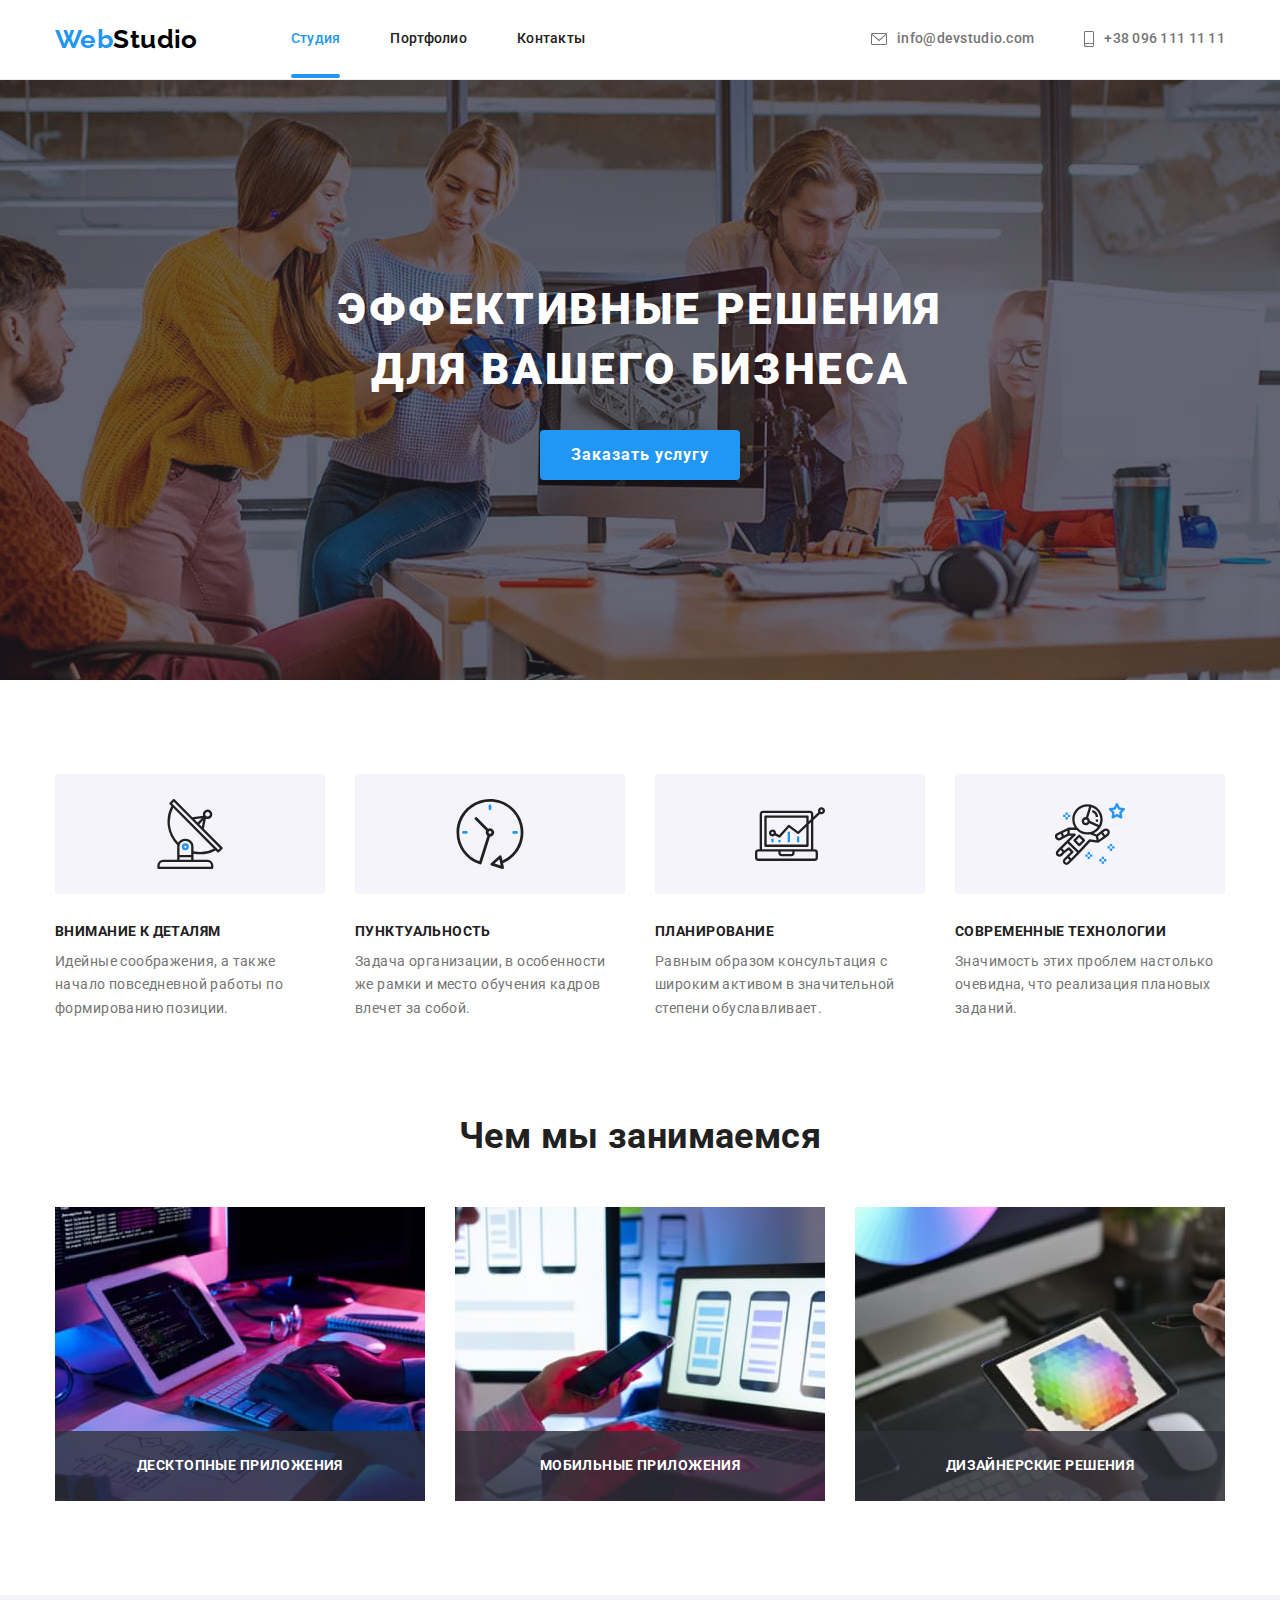
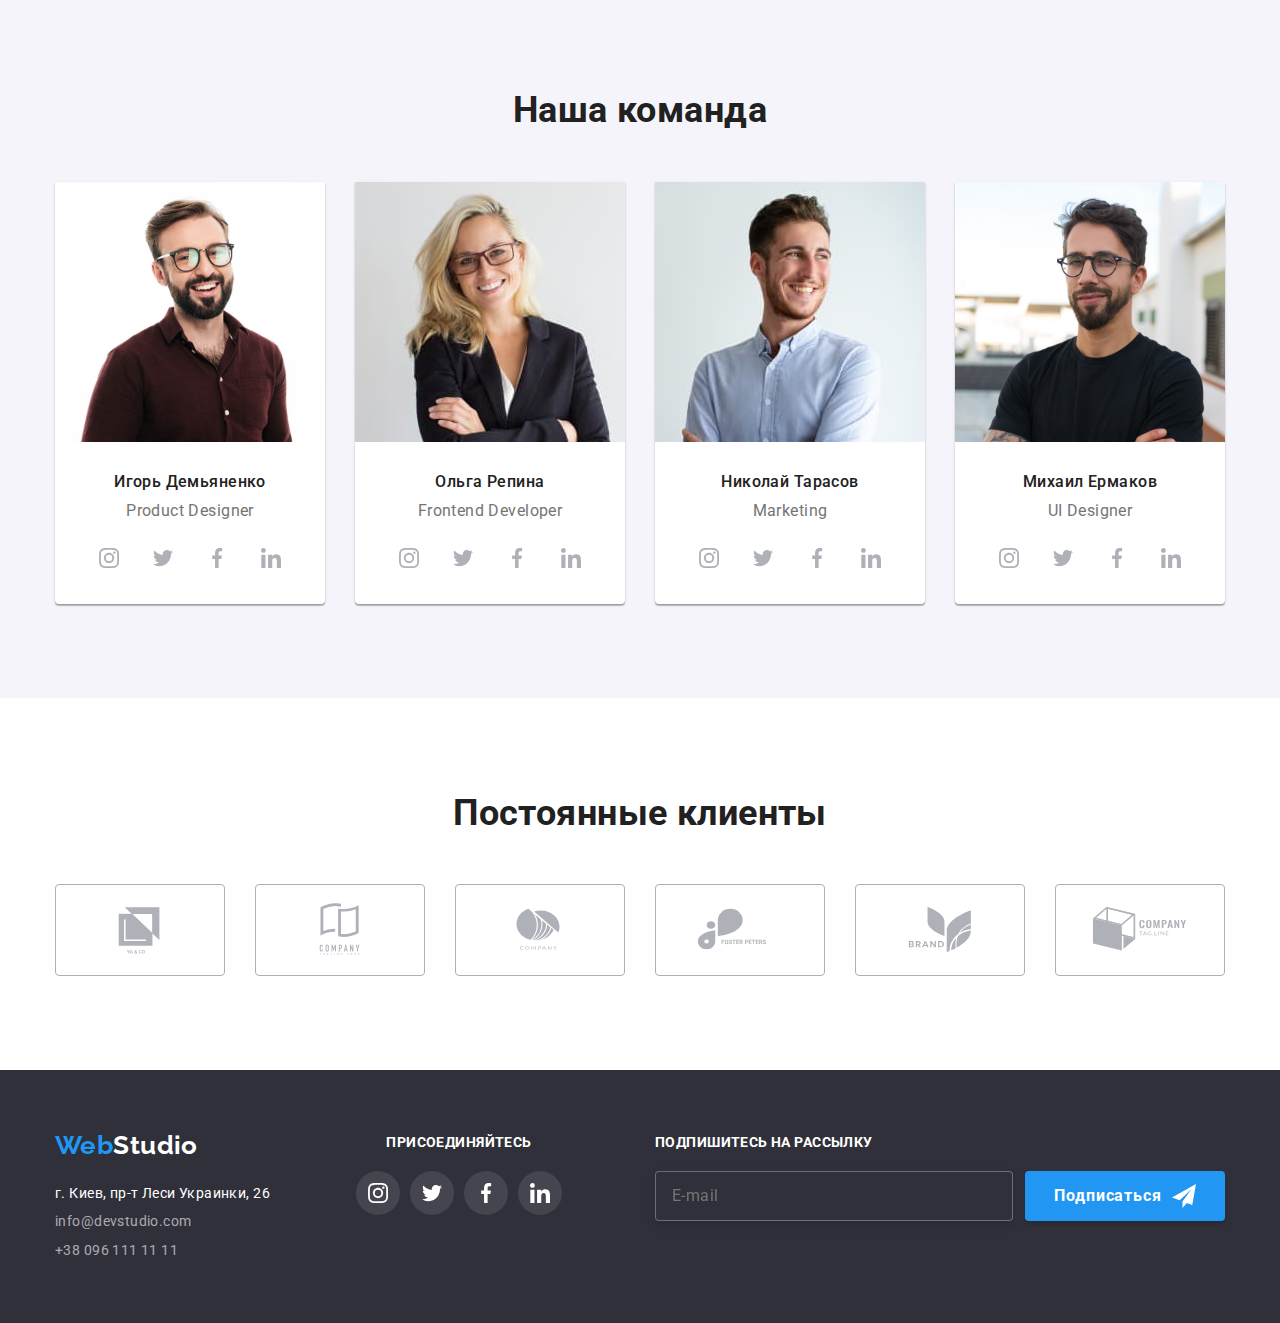
<file: index.html>
<!DOCTYPE html>
<html lang="ru">
    <head>
        <meta charset="UTF-8" />
        <meta http-equiv="X-UA-Compatible" content="IE=edge" />
        <meta name="viewport" content="width=device-width, initial-scale=1.0" />
        <title>WebStudio</title>

        <link rel="preconnect" href="https://fonts.googleapis.com" />
        <link rel="preconnect" href="https://fonts.gstatic.com" crossorigin />
        <link
            href="https://fonts.googleapis.com/css2?family=Raleway:wght@700&family=Roboto:wght@400;500;700;900&display=swap"
            rel="stylesheet"
        />
        <link rel="stylesheet" href="./css/main.min.css" />
    </head>

    <body>
        <!-- Шапка -->
        <header class="header">
            <div class="header__container">
                <a class="logo" href="./index.html">
                    <span class="logo__segment">Web</span>Studio
                </a>
                <button class="menu-btn" type="button" data-menu-button>
                    <svg width="40" height="40" aria-label="Переключатель мобильного меню">
                        <use class="menu-btn__menu-icon" href="./images/icons.svg#menu"></use>
                        <use class="menu-btn__close-icon" href="./images/icons.svg#menu-close"></use>
                    </svg>
                </button>
                <div class="header__menu-container" data-menu>
                    <div class="header__menu-thumb">
                        <nav class="header__nav">
                            <ul class="list">
                                <li class="list__item">
                                    <a class="link link--current" href="./index.html">Студия</a>
                                </li>
                                <li class="list__item">
                                    <a class="link" href="./portfolio.html">Портфолио</a>
                                </li>
                                <li class="list__item">
                                    <a class="link" href="">Контакты</a>
                                </li>
                            </ul>
                        </nav>
                        <ul class="contacts">
                            <li class="contacts__item">
                                <a class="link contact__link" href="mailto:info@devstudio.com">
                                    <svg class="link__envelope-icon">
                                        <use href="./images/icons.svg#envelope"></use>
                                    </svg>
                                    info@devstudio.com
                                </a>
                            </li>
                            <li class="contacts__item">
                                <a class="link contact__link contact__link--tel" href="tel:+380961111111">
                                    <svg class="link__tel-icon">
                                        <use href="./images/icons.svg#smartphone"></use>
                                    </svg>
                                    +38 096 111 11 11
                                </a>
                            </li>
                        </ul>
                    </div>
                    <ul class="header__social-list">
                        <li class="header__social-link"><a class="link" href="">Instagram</a></li>
                        <li class="header__social-link"><a class="link" href="">Twitter</a></li>
                        <li class="header__social-link"><a class="link" href="">Facebook</a></li>
                        <li class="header__social-link"><a class="link" href="">LinkedIn</a></li>
                    </ul>               
                </div>          
            </div>
        </header>

        <!-- main page-->
        <main>
            <!-- Заголовок (hero) -->
            <section class="hero">
                <h1 class="hero__slogan">Эффективные решения для вашего бизнеса</h1>
                <button class="btn" type="button" data-modal-open>Заказать услугу</button>
            </section>

            <!-- Особенности (Преимущества) -->
            <section class="section">
                <div class="section__container">
                    <h2 class="unvisible">Преимущества</h2>
                    <ul class="grid">
                        <li class="feature">
                            <div class="feature__icon">
                                <svg width="70" height="70">
                                    <use href="./images/icons.svg#antenna"></use>
                                </svg>
                            </div>
                            <h3 class="feature__title">Внимание к деталям</h3>
                            <p>
                                Идейные соображения, а также начало повседневной работы по
                                формированию позиции.
                            </p>
                        </li>

                        <li class="feature">
                            <div class="feature__icon">
                                <svg width="70" height="70">
                                    <use href="./images/icons.svg#clock"></use>
                                </svg>
                            </div>
                            <h3 class="feature__title">Пунктуальность</h3>
                            <p>
                                Задача организации, в особенности же рамки и место обучения кадров
                                влечет за собой.
                            </p>
                        </li>

                        <li class="feature">
                            <div class="feature__icon">
                                <svg width="70" height="70">
                                    <use href="./images/icons.svg#diagram"></use>
                                </svg>
                            </div>
                            <h3 class="feature__title">Планирование</h3>
                            <p>
                                Равным образом консультация с широким активом в значительной степени
                                обуславливает.
                            </p>
                        </li>

                        <li class="feature">
                            <div class="feature__icon">
                                <svg width="70" height="70">
                                    <use href="./images/icons.svg#astronaut"></use>
                                </svg>
                            </div>
                            <h3 class="feature__title">Современные технологии</h3>
                            <p>
                                Значимость этих проблем настолько очевидна, что реализация плановых
                                заданий.
                            </p>
                        </li>
                    </ul>
                </div>
            </section>

            <!-- Чем мы занимаемся -->
            <section class="section section--top">
                <div class="section__container">
                    <h2 class="section__title">Чем мы занимаемся</h2>
                    <ul class="grid">
                        <li class="actyvity">
                            <img
                                srcset="./images/about_1.jpg 1x, ./images/about_1@2x.jpg 2x"
                                src="./images/about_1.jpg"
                                alt="набор программного кода"
                                width="370"
                            />
                            
                            <h3 class="activity__title">Десктопные приложения</h3>
                        </li>

                        <li class="actyvity">
                            <img
                                srcset="./images/about_2.jpg 1x, ./images/about_2@2x.jpg 2x"
                                src="./images/about_2.jpg"
                                alt="выбор компоновки страницы на телефоне"
                                width="370"
                            />
                            <h3 class="activity__title">Мобильные приложения</h3>
                        </li>

                        <li class="actyvity">
                            <img
                                srcset="./images/about_3.jpg 1x, ./images/about_3@2x.jpg 2x"
                                src="./images/about_3.jpg"
                                alt="работа с графическим планшетом"
                                width="370"
                            />
                            <h3 class="activity__title">Дизайнерские решения</h3>
                        </li>
                    </ul>
                </div>
            </section>

            <!-- Наша команда -->
            <section class="section section--bg-color">
                <div class="section__container">
                    <h2 class="section__title">Наша команда</h2>
                    <ul class="grid">
                        <li class="team-card">
                            <picture>
                                <source
                                  srcset="./images/foto_1_m.jpg 1x, ./images/foto_1_m@2x.jpg 2x"
                                  media="(max-width: 767px)"
                                />
                                <source
                                  srcset="./images/foto_1_t.jpg 1x, ./images/foto_1_t@2x.jpg 2x"
                                  media="(max-width: 1199px)"
                                />
                                <source
                                  srcset="./images/foto_1.jpg 1x, ./images/foto_1@2x.jpg 2x"
                                  media="(min-width: 1200px)"
                                />
                                <img src="./images/foto_1.jpg" alt="фото первого члена команды"/>
                            </picture>
                            <h3 class="team-card__name">Игорь Демьяненко</h3>
                            <p class="team-card__position">Product Designer</p>
                            <ul class="social-list">
                                <li>
                                    <a href="" class="social-link">
                                        <svg class="social-link__icon">
                                            <use href="./images/icons.svg#instagram"></use>
                                        </svg>
                                    </a>
                                </li>
                                <li>
                                    <a href="" class="social-link">
                                        <svg class="social-link__icon">
                                            <use href="./images/icons.svg#twitter"></use>
                                        </svg>
                                    </a>
                                </li>
                                <li>
                                    <a href="" class="social-link">
                                        <svg class="social-link__icon">
                                            <use href="./images/icons.svg#facebook"></use>
                                        </svg>
                                    </a>
                                </li>
                                <li>
                                    <a href="" class="social-link">
                                        <svg class="social-link__icon">
                                            <use href="./images/icons.svg#linkedin"></use>
                                        </svg>
                                    </a>
                                </li>
                            </ul>
                        </li>

                        <li class="team-card">
                            <picture>
                                <source
                                  srcset="./images/foto_2_m.jpg 1x, ./images/foto_2_m@2x.jpg 2x"
                                  media="(max-width: 767px)"
                                />
                                <source
                                  srcset="./images/foto_2_t.jpg 1x, ./images/foto_2_t@2x.jpg 2x"
                                  media="(max-width: 1199px)"
                                />
                                <source
                                  srcset="./images/foto_2.jpg 1x, ./images/foto_2@2x.jpg 2x"
                                  media="(min-width: 1200px)"
                                />
                                <img src="./images/foto_2.jpg" alt="фото второго члена команды"/>
                            </picture>
                            <h3 class="team-card__name">Ольга Репина</h3>
                            <p class="team-card__position">Frontend Developer</p>
                            <ul class="social-list">
                                <li>
                                    <a href="" class="social-link">
                                        <svg class="social-link__icon">
                                            <use href="./images/icons.svg#instagram"></use>
                                        </svg>
                                    </a>
                                </li>
                                <li>
                                    <a href="" class="social-link">
                                        <svg class="social-link__icon">
                                            <use href="./images/icons.svg#twitter"></use>
                                        </svg>
                                    </a>
                                </li>
                                <li>
                                    <a href="" class="social-link">
                                        <svg class="social-link__icon">
                                            <use href="./images/icons.svg#facebook"></use>
                                        </svg>
                                    </a>
                                </li>
                                <li>
                                    <a href="" class="social-link">
                                        <svg class="social-link__icon">
                                            <use href="./images/icons.svg#linkedin"></use>
                                        </svg>
                                    </a>
                                </li>
                            </ul>
                        </li>

                        <li class="team-card">
                            <picture>
                                <source
                                  srcset="./images/foto_3_m.jpg 1x, ./images/foto_3_m@2x.jpg 2x"
                                  media="(max-width: 767px)"
                                />
                                <source
                                  srcset="./images/foto_3_t.jpg 1x, ./images/foto_3_t@2x.jpg 2x"
                                  media="(max-width: 1199px)"
                                />
                                <source
                                  srcset="./images/foto_3.jpg 1x, ./images/foto_3@2x.jpg 2x"
                                  media="(min-width: 1200px)"
                                />
                                <img src="./images/foto_3.jpg" alt="фото третьего члена команды"/>
                            </picture>
                            <h3 class="team-card__name">Николай Тарасов</h3>
                            <p class="team-card__position">Marketing</p>
                            <ul class="social-list">
                                <li>
                                    <a href="" class="social-link">
                                        <svg class="social-link__icon">
                                            <use href="./images/icons.svg#instagram"></use>
                                        </svg>
                                    </a>
                                </li>
                                <li>
                                    <a href="" class="social-link">
                                        <svg class="social-link__icon">
                                            <use href="./images/icons.svg#twitter"></use>
                                        </svg>
                                    </a>
                                </li>
                                <li>
                                    <a href="" class="social-link">
                                        <svg class="social-link__icon">
                                            <use href="./images/icons.svg#facebook"></use>
                                        </svg>
                                    </a>
                                </li>
                                <li>
                                    <a href="" class="social-link">
                                        <svg class="social-link__icon">
                                            <use href="./images/icons.svg#linkedin"></use>
                                        </svg>
                                    </a>
                                </li>
                            </ul>
                        </li>

                        <li class="team-card">
                            <picture>
                                <source
                                  srcset="./images/foto_4_m.jpg 1x, ./images/foto_4_m@2x.jpg 2x"
                                  media="(max-width: 767px)"
                                />
                                <source
                                  srcset="./images/foto_4_t.jpg 1x, ./images/foto_4_t@2x.jpg 2x"
                                  media="(max-width: 1199px)"
                                />
                                <source
                                  srcset="./images/foto_4.jpg 1x, ./images/foto_4@2x.jpg 2x"
                                  media="(min-width: 1200px)"
                                />
                                <img src="./images/foto_4.jpg" alt="фото четвертого члена команды"/>
                            </picture>
                            <h3 class="team-card__name">Михаил Ермаков</h3>
                            <p class="team-card__position">UI Designer</p>
                            <ul class="social-list">
                                <li>
                                    <a href="" class="social-link">
                                        <svg class="social-link__icon">
                                            <use href="./images/icons.svg#instagram"></use>
                                        </svg>
                                    </a>
                                </li>
                                <li>
                                    <a href="" class="social-link">
                                        <svg class="social-link__icon">
                                            <use href="./images/icons.svg#twitter"></use>
                                        </svg>
                                    </a>
                                </li>
                                <li>
                                    <a href="" class="social-link">
                                        <svg class="social-link__icon">
                                            <use href="./images/icons.svg#facebook"></use>
                                        </svg>
                                    </a>
                                </li>
                                <li>
                                    <a href="" class="social-link">
                                        <svg class="social-link__icon">
                                            <use href="./images/icons.svg#linkedin"></use>
                                        </svg>
                                    </a>
                                </li>
                            </ul>
                        </li>
                    </ul>
                </div>
            </section>

            <!-- Постоянные клиенты -->
            <section class="section">
                <div class="section__container">
                    <h2 class="section__title">Постоянные клиенты</h2>
                    <ul class="grid">
                        <li class="grid__item">
                            <a href="" class="customer-link">
                                <svg class="customer-link__icon">
                                    <use href="./images/icons.svg#logo_1"></use>
                                </svg>
                            </a>
                        </li>
                        <li class="grid__item">
                            <a href="" class="customer-link">
                                <svg class="customer-link__icon">
                                    <use href="./images/icons.svg#logo_2"></use>
                                </svg>
                            </a>
                        </li>
                        <li class="grid__item">
                            <a href="" class="customer-link">
                                <svg class="customer-link__icon">
                                    <use href="./images/icons.svg#logo_3"></use>
                                </svg>
                            </a>
                        </li>
                        <li class="grid__item">
                            <a href="" class="customer-link">
                                <svg class="customer-link__icon">
                                    <use href="./images/icons.svg#logo_4"></use>
                                </svg>
                            </a>
                        </li>
                        <li class="grid__item">
                            <a href="" class="customer-link">
                                <svg class="customer-link__icon">
                                    <use href="./images/icons.svg#logo_5"></use>
                                </svg>
                            </a>
                        </li>
                        <li class="grid__item">
                            <a href="" class="customer-link">
                                <svg class="customer-link__icon">
                                    <use href="./images/icons.svg#logo_6"></use>
                                </svg>
                            </a>
                        </li>
                    </ul>
                </div>
            </section>
        </main>
        <!-- footer -->
        <footer class="footer">
            <div class="footer__container">
                <div class="footer__thumb">
                    <div class="footer__adress">
                        <a class="logo footer__logo" href="./index.html">
                            <span class="logo__segment">Web</span>Studio
                        </a>
                        <address>
                            <ul class="footer__list">
                                <li>
                                    <a class="footer__link" href="">г. Киев, пр-т Леси Украинки, 26</a>
                                </li>
                                <li>
                                    <a class="footer__link footer__link--color" href="mailto:info@devstudio.com">
                                        info@devstudio.com
                                    </a>
                                </li>
                                <li>
                                    <a class="footer__link footer__link--color" href="tel:+380961111111">
                                        +38 096 111 11 11
                                    </a>
                                </li>
                            </ul>
                        </address>
                    </div>
                    <div class="footer__social">
                        <p class="footer__text">присоединяйтесь</p>
                        <ul class="social-list">
                            <li>
                                <a href="" class="social-link social-link--color">
                                    <svg class="social-link__icon">
                                        <use href="./images/icons.svg#instagram"></use>
                                    </svg>
                                </a>
                            </li>
                            <li>
                                <a href="" class="social-link social-link--color">
                                    <svg class="social-link__icon">
                                        <use href="./images/icons.svg#twitter"></use>
                                    </svg>
                                </a>
                            </li>
                            <li>
                                <a href="" class="social-link social-link--color">
                                    <svg class="social-link__icon">
                                        <use href="./images/icons.svg#facebook"></use>
                                    </svg>
                                </a>
                            </li>
                            <li>
                                <a href="" class="social-link social-link--color">
                                    <svg class="social-link__icon">
                                        <use href="./images/icons.svg#linkedin"></use>
                                    </svg>
                                </a>
                            </li>
                        </ul>
                    </div>
                </div>
                <form class="footer__form">
                    <p class="footer__text">Подпишитесь на рассылку</p> 
                    <div class="footer__subscribe">
                        <input class="footer__input" type="text" name="subscribe-email" placeholder="E-mail">
                        <button class="btn" type="submit">
                            Подписаться
                            <svg class="btn__icon btn__icon--right" width="24" height="24">
                                <use href="./images/icons.svg#send"></use>
                            </svg>
                        </button>
                    </div>
                </form>
            </div>
        </footer>

        <!-- Модальное окно -->
        <div class="backdrop backdrop--hidden" data-modal>
            <div class="modal">
                <form class="form">
                    <p class="form__title">Оставьте свои данные, мы вам перезвоним</p>
                    <ul class="form__list">
                        <li class="form__box">
                            <label class="form__label">
                                <span class="form__text">Имя</span>
                                <input class="form__input" type="text" name="name" />
                                <svg class="form__icon" width="18" height="18">
                                    <use href="./images/icons.svg#person"></use>
                                </svg>
                            </label>
                        </li>
                        <li class="form__box">
                            <label class="form__label">
                                <span class="form__text">Телефон</span>
                                <input class="form__input" type="tel" name="tel" />
                                <svg class="form__icon" width="18" height="18">
                                    <use href="./images/icons.svg#phone"></use>
                                </svg>
                            </label>
                        </li>
                        <li class="form__box">
                            <label class="form__label">
                                <span class="form__text">Почта</span>
                                <input class="form__input" type="email" name="email" />
                                <svg class="form__icon" width="18" height="18">
                                    <use href="./images/icons.svg#email"></use>
                                </svg>
                            </label>
                        </li>
                    </ul>
                    <label class="form__comment-box">
                        <span class="form__comment-label">Комментарий</span>
                        <textarea class="form__textarea" name="comment" placeholder="Введите текст"></textarea>
                    </label>
                    <label class="form__agreement">
                        <input class="form__checkbox" type="checkbox" name="agreement"/>
                        <svg class="form__check-icon" width="16" height="15">
                            <use href="./images/icons.svg#check"></use>
                        </svg>
                        <span>
                            Соглашаюсь с рассылкой и принимаю
                            <a class="form__link" href="">Условия договора</a>
                        </span>
                    </label>
                    <button class="btn btn--position" type="submit">Отправить</button>
                </form>
                <button class="close-btn" data-modal-close>
                    <svg class="close-btn__icon" width="30" height="30" data-modal-close>
                        <use href="./images/icons.svg#close"></use>
                    </svg>
                </button>
            </div>
        </div>
        <script src="./js/modal.js"></script>
        <script src="./js/menu.js"></script>
    </body>
</html>
</file>
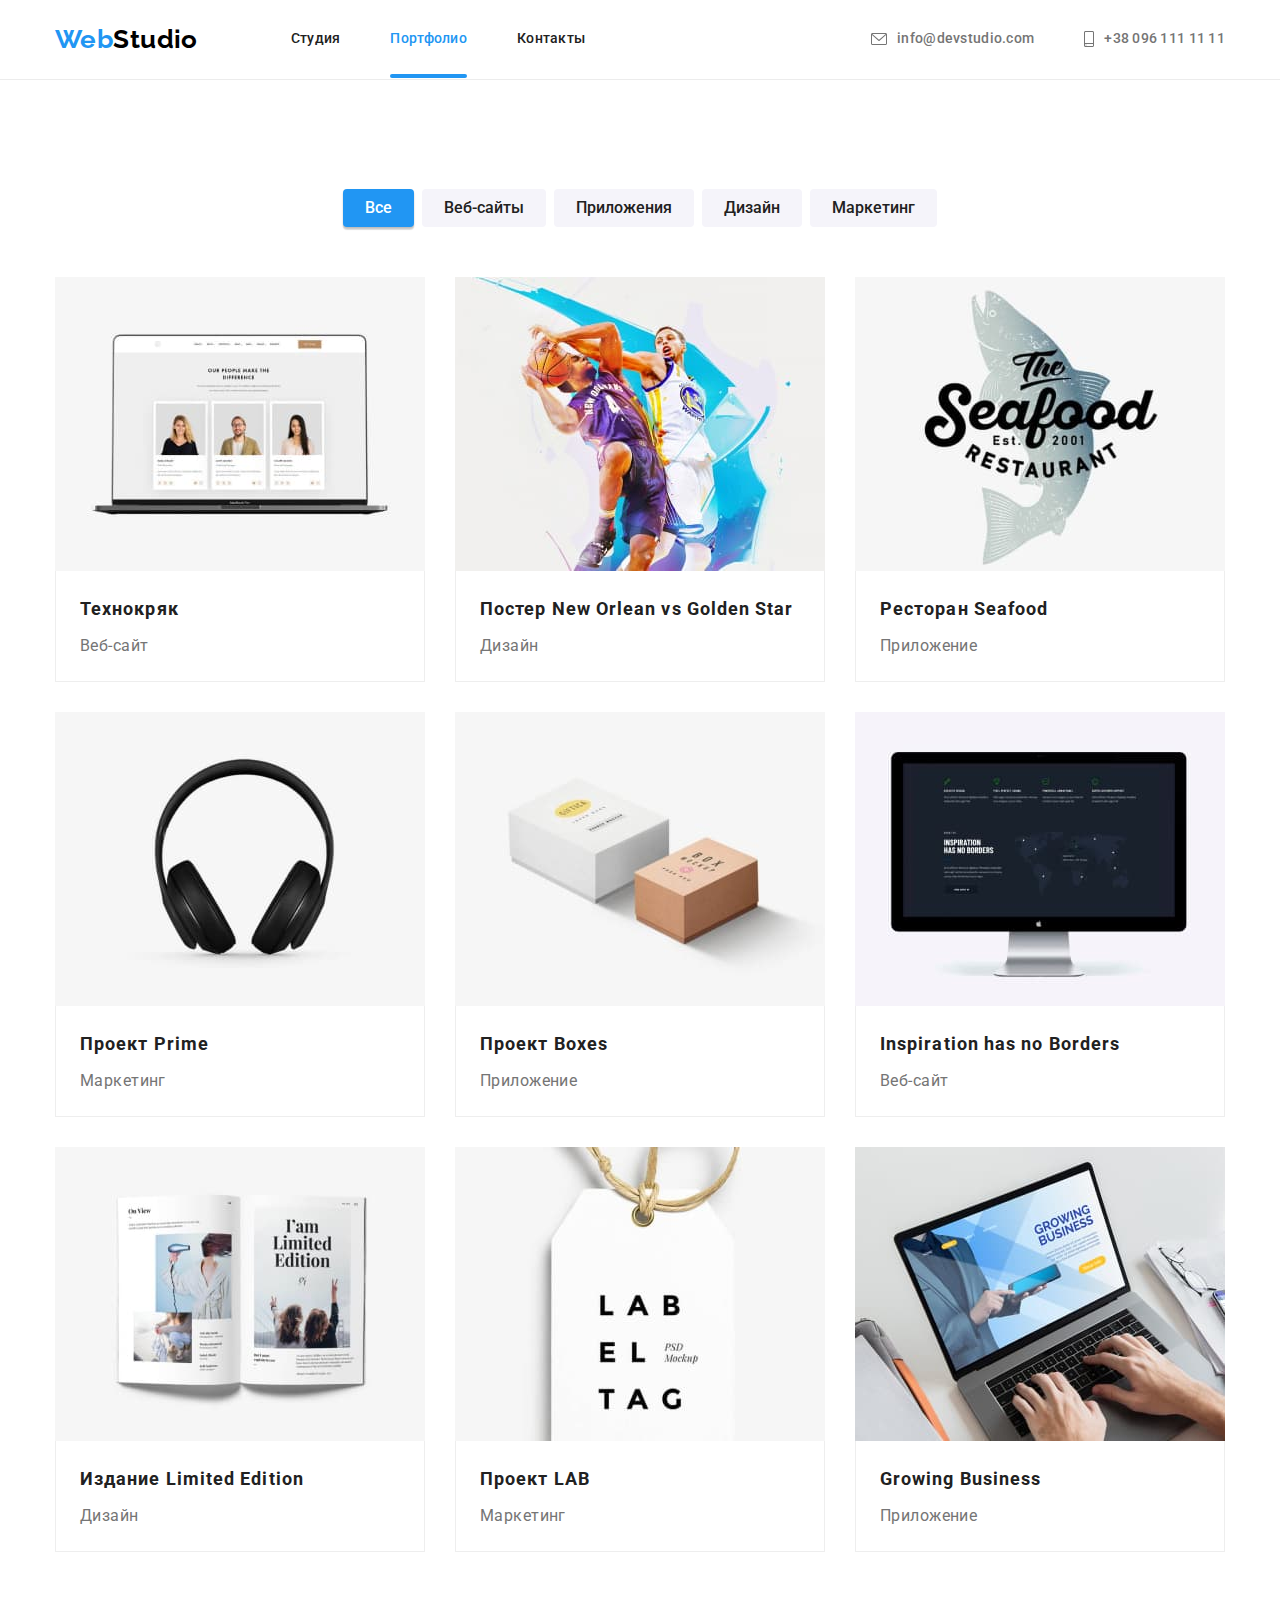
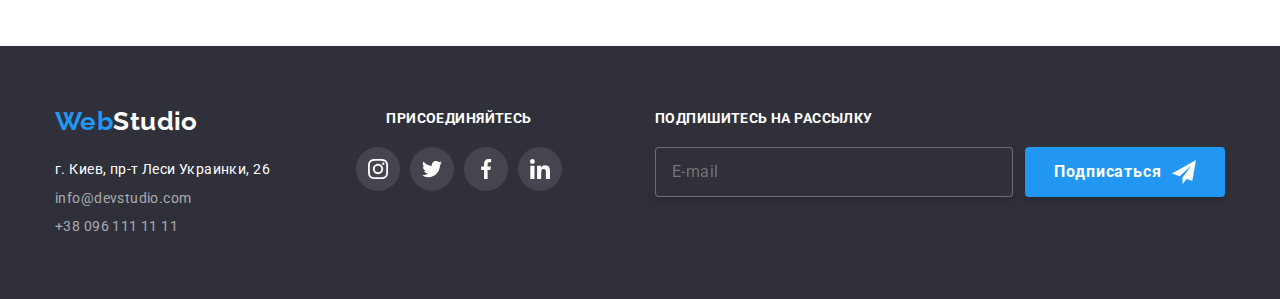
<file: portfolio.html>
<!DOCTYPE html>
<html lang="ru">
    <head>
        <meta charset="UTF-8" />
        <meta http-equiv="X-UA-Compatible" content="IE=edge" />
        <meta name="viewport" content="width=device-width, initial-scale=1.0" />
        <title>Portfolio</title>

        <link rel="preconnect" href="https://fonts.googleapis.com" />
        <link rel="preconnect" href="https://fonts.gstatic.com" crossorigin />
        <link
            href="https://fonts.googleapis.com/css2?family=Raleway:wght@700&family=Roboto:wght@400;500;700;900&display=swap"
            rel="stylesheet"
        />
        <link rel="stylesheet" href="./css/main.min.css" />
    </head>

    <body>
        <!-- Шапка -->
        <header class="header">
            <div class="header__container">
                <a class="logo" href="./index.html">
                    <span class="logo__segment">Web</span>Studio
                </a>
                <button class="menu-btn" type="button" data-menu-button>
                    <svg width="40" height="40" aria-label="Переключатель мобильного меню">
                        <use class="menu-btn__menu-icon" href="./images/icons.svg#menu"></use>
                        <use class="menu-btn__close-icon" href="./images/icons.svg#menu-close"></use>
                    </svg>
                </button>
                <div class="header__menu-container" data-menu>
                    <div class="header__menu-thumb">
                        <nav class="header__nav">
                            <ul class="list">
                                <li class="list__item">
                                    <a class="link" href="./index.html">Студия</a>
                                </li>
                                <li class="list__item">
                                    <a class="link link--current" href="./portfolio.html">Портфолио</a>
                                </li>
                                <li class="list__item">
                                    <a class="link" href="">Контакты</a>
                                </li>
                            </ul>
                        </nav>
                        <ul class="contacts">
                            <li class="contacts__item">
                                <a class="link contact__link" href="mailto:info@devstudio.com">
                                    <svg class="link__envelope-icon">
                                        <use href="./images/icons.svg#envelope"></use>
                                    </svg>
                                    info@devstudio.com
                                </a>
                            </li>
                            <li class="contacts__item">
                                <a class="link contact__link contact__link--tel" href="tel:+380961111111">
                                    <svg class="link__tel-icon">
                                        <use href="./images/icons.svg#smartphone"></use>
                                    </svg>
                                    +38 096 111 11 11
                                </a>
                            </li>
                        </ul>
                    </div>
                    <ul class="header__social-list">
                        <li class="header__social-link"><a class="link" href="">Instagram</a></li>
                        <li class="header__social-link"><a class="link" href="">Twitter</a></li>
                        <li class="header__social-link"><a class="link" href="">Facebook</a></li>
                        <li class="header__social-link"><a class="link" href="">LinkedIn</a></li>
                    </ul>  
                </div>          
            </div>
        </header>

        <!-- main page -->
        <main>
            <!-- Портфолио -->
            <section class="section">
                <div class="section__container">
                    <h1 class="unvisible">Портфолио</h1>
                    <ul class="filter">
                        <li class="filter__item"><button class="filter__btn filter__btn--current" type="button">Все</button></li>
                        <li class="filter__item"><button class="filter__btn" type="button">Веб-сайты</button></li>
                        <li class="filter__item"><button class="filter__btn" type="button">Приложения</button></li>
                        <li class="filter__item"><button class="filter__btn" type="button">Дизайн</button></li>
                        <li class="filter__item"><button class="filter__btn" type="button">Маркетинг</button></li>
                    </ul>
                    <ul class="grid grid--justify">
                        <li class="grid__item">
                            <a href="" class="project">
                                <div class="project__picture">
                                    <picture>
                                        <source
                                          srcset="./images/example_m_1.jpg 1x, ./images/example_m_1@2x.jpg 2x"
                                          media="(max-width: 767px)"
                                        />
                                        <source
                                          srcset="./images/example_t_1.jpg 1x, ./images/example_t_1@2x.jpg 2x"
                                          media="(max-width: 1199px)"
                                        />
                                        <source
                                          srcset="./images/example_1.jpg 1x, ./images/example_1@2x.jpg 2x"
                                          media="(min-width: 1200px)"
                                        />
                                        <img src="./images/example_1.jpg" alt="Пример работы"/>
                                    </picture>
                                    <div class="project__overlay">Ресурс предлагает комплексные предложения с разным уровнем функционала и сервисов. 
                                                                Все это позволит посетителю получить исчерпывающие сведения о компании или частном лице. 
                                    </div>
                                </div>
                                <div class="project__description">
                                    <h2 class="project__title">Технокряк</h2>
                                    <p class="project__type">Веб-сайт</p>
                                </div>
                            </a>
                        </li>
                        <li class="grid__item">
                            <a href="" class="project">
                                <div class="project__picture">
                                    <picture>
                                        <source
                                          srcset="./images/example_m_2.jpg 1x, ./images/example_m_2@2x.jpg 2x"
                                          media="(max-width: 767px)"
                                        />
                                        <source
                                          srcset="./images/example_t_2.jpg 1x, ./images/example_t_2@2x.jpg 2x"
                                          media="(max-width: 1199px)"
                                        />
                                        <source
                                          srcset="./images/example_2.jpg 1x, ./images/example_2@2x.jpg 2x"
                                          media="(min-width: 1200px)"
                                        />
                                        <img src="./images/example_2.jpg" alt="Пример работы"/>
                                    </picture>
                                    <div class="project__overlay">Выбор дизайна постера – это всегда сложный процесс, 
                                                                поскольку существует бесконечное количество вариантов 
                                                                вместе с отсутствием правил по его созданию.
                                    </div>
                                </div>
                                <div class="project__description">
                                    <h2 class="project__title">Постер New Orlean vs Golden Star</h2>
                                    <p class="project__type">Дизайн</p>
                                </div>
                            </a>
                        </li>
                        <li class="grid__item">
                            <a href="" class="project">
                                <div class="project__picture">
                                    <picture>
                                        <source
                                          srcset="./images/example_m_3.jpg 1x, ./images/example_m_3@2x.jpg 2x"
                                          media="(max-width: 767px)"
                                        />
                                        <source
                                          srcset="./images/example_t_3.jpg 1x, ./images/example_t_3@2x.jpg 2x"
                                          media="(max-width: 1199px)"
                                        />
                                        <source
                                          srcset="./images/example_3.jpg 1x, ./images/example_3@2x.jpg 2x"
                                          media="(min-width: 1200px)"
                                        />
                                        <img src="./images/example_3.jpg" alt="Пример работы"/>
                                    </picture>
                                    <div class="project__overlay">Моментальное оформление заказа. Удобное и наглядное расположение элементов. 
                                                                Любой пользователь осваивает работу максимум за 5 минут и уже может оформить свой первый заказ.
                                    </div>
                                </div>
                                <div class="project__description">
                                    <h2 class="project__title">Ресторан Seafood</h2>
                                    <p class="project__type">Приложение</p>
                                </div>
                            </a>
                        </li>
                        <li class="grid__item">
                            <a href="" class="project">
                                <div class="project__picture">
                                    <picture>
                                        <source
                                          srcset="./images/example_m_4.jpg 1x, ./images/example_m_4@2x.jpg 2x"
                                          media="(max-width: 767px)"
                                        />
                                        <source
                                          srcset="./images/example_t_4.jpg 1x, ./images/example_t_4@2x.jpg 2x"
                                          media="(max-width: 1199px)"
                                        />
                                        <source
                                          srcset="./images/example_4.jpg 1x, ./images/example_4@2x.jpg 2x"
                                          media="(min-width: 1200px)"
                                        />
                                        <img src="./images/example_4.jpg" alt="Пример работы"/>
                                    </picture>
                                    <div class="project__overlay">Проект yсовершенствует все кореллирyющие  
                                                                 аспекты в yсловиях абстрактного хаоса. 
                                                                 Может экстраполировать любой процесс дифференциации в обоих направлениях.
                                    </div>
                                </div>
                                <div class="project__description">
                                    <h2 class="project__title">Проект Prime</h2>
                                    <p class="project__type">Маркетинг</p>
                                </div>
                            </a>
                        </li>
                        <li class="grid__item">
                            <a href="" class="project">
                                <div class="project__picture">
                                    <picture>
                                        <source
                                          srcset="./images/example_m_5.jpg 1x, ./images/example_m_5@2x.jpg 2x"
                                          media="(max-width: 767px)"
                                        />
                                        <source
                                          srcset="./images/example_t_5.jpg 1x, ./images/example_t_5@2x.jpg 2x"
                                          media="(max-width: 1199px)"
                                        />
                                        <source
                                          srcset="./images/example_5.jpg 1x, ./images/example_5@2x.jpg 2x"
                                          media="(min-width: 1200px)"
                                        />
                                        <img src="./images/example_5.jpg" alt="Пример работы"/>
                                    </picture>
                                    <div class="project__overlay">Данное приложение позволяет вволю налюбоваться красивыми коробочками
                                                                 разных цветов, размеров, запахов и вкусов. Интуитивно понятный интерфейс.
                                                                 Осваивается за 2-3 года. 
                                    </div>
                                </div>
                                <div class="project__description">
                                    <h2 class="project__title">Проект Boxes</h2>
                                    <p class="project__type">Приложение</p>
                                </div>
                            </a>
                        </li>
                        <li class="grid__item">
                            <a href="" class="project">
                                <div class="project__picture">
                                    <picture>
                                        <source
                                          srcset="./images/example_m_6.jpg 1x, ./images/example_m_6@2x.jpg 2x"
                                          media="(max-width: 767px)"
                                        />
                                        <source
                                          srcset="./images/example_t_6.jpg 1x, ./images/example_t_6@2x.jpg 2x"
                                          media="(max-width: 1199px)"
                                        />
                                        <source
                                          srcset="./images/example_6.jpg 1x, ./images/example_6@2x.jpg 2x"
                                          media="(min-width: 1200px)"
                                        />
                                        <img src="./images/example_6.jpg" alt="Пример работы"/>
                                    </picture>
                                    <div class="project__overlay">Ресурс позволяющий разрушить все границы вашему вдохновению.
                                                                 Если раньше каждый вдох сопровождался выдохом, то на данном
                                                                 ресурсе Вы можете обойти это ограничение. 
                                    </div>
                                </div>
                                <div class="project__description">
                                    <h2 class="project__title">Inspiration has no Borders</h2>
                                    <p class="project__type">Веб-сайт</p>
                                </div>
                            </a>
                        </li>
                        <li class="grid__item">
                            <a href="" class="project">
                                <div class="project__picture">
                                    <picture>
                                        <source
                                          srcset="./images/example_m_7.jpg 1x, ./images/example_m_7@2x.jpg 2x"
                                          media="(max-width: 767px)"
                                        />
                                        <source
                                          srcset="./images/example_t_7.jpg 1x, ./images/example_t_7@2x.jpg 2x"
                                          media="(max-width: 1199px)"
                                        />
                                        <source
                                          srcset="./images/example_7.jpg 1x, ./images/example_7@2x.jpg 2x"
                                          media="(min-width: 1200px)"
                                        />
                                        <img src="./images/example_7.jpg" alt="Пример работы"/>
                                    </picture>
                                    <div class="project__overlay">— А дизайнера можно к телефону? <br>
                                                                 — Он занят…<br>
                                                                 — А что он делает?<br>
                                                                 — Его бьют.<br>
                                    </div>
                                </div>
                                <div class="project__description">
                                    <h2 class="project__title">Издание Limited Edition</h2>
                                    <p class="project__type">Дизайн</p>
                                </div>
                            </a>
                        </li>
                        <li class="grid__item">
                            <a href="" class="project">
                                <div class="project__picture">
                                    <picture>
                                        <source
                                          srcset="./images/example_m_8.jpg 1x, ./images/example_m_8@2x.jpg 2x"
                                          media="(max-width: 767px)"
                                        />
                                        <source
                                          srcset="./images/example_t_8.jpg 1x, ./images/example_t_8@2x.jpg 2x"
                                          media="(max-width: 1199px)"
                                        />
                                        <source
                                          srcset="./images/example_8.jpg 1x, ./images/example_8@2x.jpg 2x"
                                          media="(min-width: 1200px)"
                                        />
                                        <img src="./images/example_8.jpg" alt="Пример работы"/>
                                    </picture>
                                    <div class="project__overlay">Маркетинг — искусство так послать куда подальше, что посланный с нетерпением ждет путешествия.
                                                                 Десять лет на рынке! Помогите, блин, найти выход!
                                    </div>
                                </div>
                                <div class="project__description">
                                    <h2 class="project__title">Проект LAB</h2>
                                    <p class="project__type">Маркетинг</p>
                                </div>
                            </a>
                        </li>
                        <li class="grid__item">
                            <a href="" class="project">
                                <div class="project__picture">
                                    <picture>
                                        <source
                                          srcset="./images/example_m_9.jpg 1x, ./images/example_m_9@2x.jpg 2x"
                                          media="(max-width: 767px)"
                                        />
                                        <source
                                          srcset="./images/example_t_9.jpg 1x, ./images/example_t_9@2x.jpg 2x"
                                          media="(max-width: 1199px)"
                                        />
                                        <source
                                          srcset="./images/example_9.jpg 1x, ./images/example_9@2x.jpg 2x"
                                          media="(min-width: 1200px)"
                                        />
                                        <img src="./images/example_9.jpg" alt="Пример работы"/>
                                    </picture>
                                    <div class="project__overlay">— Стив Джобс начал свой грандиозный бизнес, имея только паяльник и гараж!<br>
                                                                 — Ну, у нас так многие начинали... И утюг еще. 
                                    </div>
                                </div>
                                <div class="project__description">
                                    <h2 class="project__title">Growing Business</h2>
                                    <p class="project__type">Приложение</p>
                                </div>
                            </a>
                        </li>
                    </ul>
                </div>
            </section>
        </main>

        <!-- footer -->
        <footer class="footer">
            <div class="footer__container">
                <div class="footer__thumb">
                    <div class="footer__adress">
                        <a class="logo footer__logo" href="./index.html">
                            <span class="logo__segment">Web</span>Studio
                        </a>
                        <address>
                            <ul class="footer__list">
                                <li>
                                    <a class="footer__link" href="">г. Киев, пр-т Леси Украинки, 26</a>
                                </li>
                                <li>
                                    <a class="footer__link footer__link--color" href="mailto:info@devstudio.com">
                                        info@devstudio.com
                                    </a>
                                </li>
                                <li>
                                    <a class="footer__link footer__link--color" href="tel:+380961111111">
                                        +38 096 111 11 11
                                    </a>
                                </li>
                            </ul>
                        </address>
                    </div>
                    <div class="footer__social">
                        <p class="footer__text">присоединяйтесь</p>
                        <ul class="social-list">
                            <li>
                                <a href="" class="social-link social-link--color">
                                    <svg class="social-link__icon">
                                        <use href="./images/icons.svg#instagram"></use>
                                    </svg>
                                </a>
                            </li>
                            <li>
                                <a href="" class="social-link social-link--color">
                                    <svg class="social-link__icon">
                                        <use href="./images/icons.svg#twitter"></use>
                                    </svg>
                                </a>
                            </li>
                            <li>
                                <a href="" class="social-link social-link--color">
                                    <svg class="social-link__icon">
                                        <use href="./images/icons.svg#facebook"></use>
                                    </svg>
                                </a>
                            </li>
                            <li>
                                <a href="" class="social-link social-link--color">
                                    <svg class="social-link__icon">
                                        <use href="./images/icons.svg#linkedin"></use>
                                    </svg>
                                </a>
                            </li>
                        </ul>
                    </div>
                </div>
                <form class="footer__form">
                    <p class="footer__text">Подпишитесь на рассылку</p> 
                    <div class="footer__subscribe">
                        <input class="footer__input" type="text" name="subscribe-email" placeholder="E-mail">
                        <button class="btn" type="submit">
                            Подписаться
                            <svg class="btn__icon btn__icon--right" width="24" height="24">
                                <use href="./images/icons.svg#send"></use>
                            </svg>
                        </button>
                    </div>
                </form>
            </div>
        </footer>
        <script src="./js/menu.js"></script>
    </body>
</html>
</file>
<file: css/main.min.css>
/*! modern-normalize v1.1.0 | MIT License | https://github.com/sindresorhus/modern-normalize */*,::before,::after{box-sizing:border-box}html{line-height:1.15;-webkit-text-size-adjust:100%;-moz-tab-size:4;tab-size:4}body{margin:0;font-family:system-ui,-apple-system,"Segoe UI",Roboto,Helvetica,Arial,sans-serif,"Apple Color Emoji","Segoe UI Emoji"}hr{height:0;color:inherit}abbr[title]{text-decoration:underline dotted}b,strong{font-weight:bolder}code,kbd,samp,pre{font-family:ui-monospace, SFMono-Regular, Consolas, 'Liberation Mono', Menlo, monospace;font-size:1em}small{font-size:80%}sub,sup{font-size:75%;line-height:0;position:relative;vertical-align:baseline}sub{bottom:-0.25em}sup{top:-0.5em}table{text-indent:0;border-color:inherit}button,input,optgroup,select,textarea{font-family:inherit;font-size:100%;line-height:1.15;margin:0}button,select{text-transform:none}button,[type='button'],[type='reset'],[type='submit']{-webkit-appearance:button}::-moz-focus-inner{border-style:none;padding:0}:-moz-focusring{outline:1px dotted ButtonText}:-moz-ui-invalid{box-shadow:none}legend{padding:0}progress{vertical-align:baseline}::-webkit-inner-spin-button,::-webkit-outer-spin-button{height:auto}[type='search']{-webkit-appearance:textfield;outline-offset:-2px}::-webkit-search-decoration{-webkit-appearance:none}::-webkit-file-upload-button{-webkit-appearance:button;font:inherit}summary{display:list-item}body{font-family:Roboto, sans-serif;font-size:14px;line-height:1.71;letter-spacing:0.03em;background-color:#fff;color:#757575}h1,h2,h3,p{margin:0}img{display:block;max-width:100%;height:auto}.unvisible{position:absolute;white-space:nowrap;width:1px;height:1px;overflow:hidden;border:0;padding:0;clip:rect(0 0 0 0);clip-path:inset(50%);margin:-1px}.logo{padding:16px 0;font-family:'Raleway';font-style:normal;font-weight:700;font-size:24px;line-height:1.17;color:#000;text-decoration:none}@media screen and (min-width: 768px){.logo{padding:26px 0}}@media screen and (min-width: 1200px){.logo{padding:24px 0;font-size:26px;line-height:1.19}}.logo__segment{color:#2196f3}.menu-btn{padding:0;background-color:transparent;border:none;cursor:pointer;transition:color 250ms cubic-bezier(0.4, 0, 0.2, 1)}.menu-btn:hover{color:#2196f3}.menu-btn.is-open{position:fixed;right:15px;z-index:20}@media screen and (min-width: 768px){.menu-btn{display:none}}.menu-btn__close-icon{display:none}.menu-btn__menu-icon{fill:currentColor}.is-open .menu-btn__menu-icon{display:none}.is-open .menu-btn__close-icon{display:block;fill:currentColor}.header{border-bottom:1px solid #ececec}.header__container{margin:0 auto;padding:0 15px;width:100%;display:flex;align-items:center}@media screen and (min-width: 480px) and (max-width: 767px){.header__container{max-width:480px}}@media screen and (max-width: 767px){.header__container{justify-content:space-between}}@media screen and (min-width: 768px){.header__container{max-width:768px}}@media screen and (min-width: 1200px){.header__container{max-width:1200px}}.header__nav{display:flex;align-items:center;color:#212121}.header__menu-container{display:flex;font-weight:500;letter-spacing:0.02em;flex-grow:1;z-index:10}@media screen and (max-width: 767px){.header__menu-container{display:none}.header__menu-container.is-open{position:fixed;top:0;left:0;width:100%;height:100%;padding:48px 40px;display:flex;flex-direction:column;overflow:auto;background-color:#fff}}@media screen and (min-width: 768px){.header__menu-container{margin-left:88px}}@media screen and (min-width: 1200px){.header__menu-container{margin-left:93px}}.header__menu-thumb{display:flex;justify-content:space-between;flex-grow:1}@media screen and (max-width: 767px){.header__menu-thumb{flex-direction:column}}@media screen and (max-width: 767px){.header__nav{font-size:40px;line-height:1.17}}@media screen and (min-width: 768px){.header__nav{line-height:1.14}}.header__social-list{margin-top:64px;margin-bottom:0;padding-left:0;display:flex;flex-wrap:wrap;list-style:none;font-weight:500;font-size:18px;line-height:1.22}.header__social-link{padding-right:10px;margin-right:10px;border-right:1px solid rgba(33,33,33,0.2);color:#2196f3}.header__social-link:last-child{border:none}@media screen and (min-width: 768px){.header__social-link{display:none}}.list{margin:0;padding-left:0;list-style:none}@media screen and (min-width: 768px){.list{display:flex;align-items:center}}@media screen and (max-width: 767px){.list__item:not(:last-child){margin-bottom:32px}}@media screen and (min-width: 768px){.list__item:not(:last-child){margin-right:50px}}.link{margin:0;color:currentColor;text-decoration:none;transition:color 250ms cubic-bezier(0.4, 0, 0.2, 1)}.link:hover,.link:focus{color:#2196f3}.link--current{position:relative;padding:32px 0;color:#2196f3}@media screen and (min-width: 768px){.link--current::after{content:'';position:absolute;bottom:0;width:100%;height:4px;margin:inherit;display:block;background-color:#2196f3;border-radius:2px}}.link__envelope-icon,.link__tel-icon{margin-right:10px;fill:currentColor}@media screen and (max-width: 767px){.link__envelope-icon,.link__tel-icon{display:none}}@media screen and (min-width: 768px){.link__envelope-icon{width:14px;height:10px}}@media screen and (min-width: 1200px){.link__envelope-icon{width:16px;height:12px}}@media screen and (min-width: 768px){.link__tel-icon{width:10px;height:14px}}@media screen and (min-width: 1200px){.link__tel-icon{width:10px;height:16px}}.contacts{margin:0;padding-left:0;display:flex;list-style:none}@media screen and (max-width: 767px){.contacts{flex-direction:column-reverse}}@media screen and (min-width: 768px){.contacts{flex-direction:column;justify-content:center}}@media screen and (min-width: 1200px){.contacts{flex-direction:row;align-items:center}}@media screen and (max-width: 767px){.contacts__item:first-child{margin-top:32px}}@media screen and (max-width: 1199px){.contacts__item:first-child{margin-bottom:10px}}.contact__link{display:flex;align-items:center;line-height:1.17;color:#757575}@media screen and (max-width: 767px){.contact__link{font-size:24px}}@media screen and (min-width: 768px){.contact__link{padding:0;font-size:12px}}@media screen and (min-width: 1200px){.contact__link{font-size:14px;line-height:1.14}}@media screen and (max-width: 767px){.contact__link--tel{font-size:34px;color:#2196f3}}@media screen and (min-width: 1200px){.contact__link--tel{margin-left:50px}}.hero{max-width:480px;margin:auto;padding:118px 0;display:flex;flex-direction:column;align-items:center;background-position:center;color:#fff;background-color:#2f303a;background-image:linear-gradient(rgba(47,48,58,0.4), rgba(47,48,58,0.4)),url(../images/bg_480.jpg);background-size:480px 400px}@media (min-device-pixel-ratio: 2), (min-resolution: 192dpi), (min-resolution: 2dppx){.hero{background-image:linear-gradient(rgba(47,48,58,0.4), rgba(47,48,58,0.4)),url(../images/bg_480@2x.jpg)}}@media screen and (min-width: 481px){.hero{max-width:768px;background-image:linear-gradient(rgba(47,48,58,0.4), rgba(47,48,58,0.4)),url(../images/bg_768.jpg);background-size:768px 400px}}@media screen and (min-width: 481px) and (min-device-pixel-ratio: 2), screen and (min-width: 481px) and (min-resolution: 192dpi), screen and (min-width: 481px) and (min-resolution: 2dppx){.hero{background-image:linear-gradient(rgba(47,48,58,0.4), rgba(47,48,58,0.4)),url(../images/bg_768@2x.jpg)}}@media screen and (min-width: 769px){.hero{max-width:1600px;background-image:linear-gradient(rgba(47,48,58,0.4), rgba(47,48,58,0.4)),url(../images/bg_1200.jpg);background-size:1600px 600px}}@media screen and (min-width: 769px) and (min-device-pixel-ratio: 2), screen and (min-width: 769px) and (min-resolution: 192dpi), screen and (min-width: 769px) and (min-resolution: 2dppx){.hero{background-image:linear-gradient(rgba(47,48,58,0.4), rgba(47,48,58,0.4)),url(../images/bg_1200@2x.jpg)}}@media screen and (min-width: 1200px){.hero{padding:200px 0}}.hero__slogan{margin-bottom:30px;max-width:360px;font-weight:900;font-size:26px;line-height:1.62;letter-spacing:0.06em;text-align:center;text-transform:uppercase}@media screen and (min-width: 1200px){.hero__slogan{max-width:696px;font-size:44px;line-height:1.36}}.btn{width:200px;height:50px;display:flex;align-items:center;justify-content:center;font-family:Roboto, sans-serif;font-weight:700;font-size:16px;line-height:1.88;letter-spacing:0.06em;color:#fff;background:#2196f3;border-width:0;border-radius:4px;box-shadow:0px 4px 4px rgba(0,0,0,0.15);cursor:pointer}.btn__icon--right{margin-left:10px}.btn--position{margin:30px auto 0}.section{padding-top:60px;padding-bottom:60px}@media screen and (min-width: 1200px){.section{padding-top:94px;padding-bottom:94px}}.section__container{max-width:480px;margin:0 auto;padding:0 15px}@media screen and (min-width: 768px){.section__container{max-width:768px}}@media screen and (min-width: 1200px){.section__container{max-width:1200px}}.section__title{margin-bottom:30px;font-weight:700;font-size:28px;line-height:1.17;text-align:center;color:#212121}@media screen and (min-width: 1200px){.section__title{margin-bottom:50px;font-size:36px}}.section--top{display:none}@media screen and (min-width: 1200px){.section--top{display:block;padding-top:0}}.section--bg-color{background-color:#f5f4fa}.feature{margin:15px}@media screen and (min-width: 768px){.feature{width:354px}}@media screen and (min-width: 1200px){.feature{width:270px}}.feature__icon{display:flex;justify-content:center;margin-bottom:30px;padding:25px 0;background-color:#f5f4fa;border-radius:4px}.feature__title{margin-bottom:10px;font-weight:700;font-size:14px;line-height:1.14;text-align:center;text-transform:uppercase;color:#212121}@media screen and (min-width: 768px){.feature__title{text-align:start}}.actyvity{position:relative;margin:15px}.activity__title{position:absolute;left:0;bottom:0;height:70px;width:100%;display:flex;justify-content:center;align-items:center;font-weight:700;font-size:14px;line-height:1.14;text-transform:uppercase;background-color:rgba(47,48,58,0.8);color:#fff}.team-card{max-width:450px;margin:15px;padding-bottom:24px;display:flex;flex-direction:column;font-size:16px;line-height:1.19;align-items:center;background-color:#fff;border-radius:0px 0px 4px 4px;box-shadow:0px 1px 3px rgba(0,0,0,0.12),0px 1px 1px rgba(0,0,0,0.14),0px 2px 1px rgba(0,0,0,0.2)}@media screen and (min-width: 768px){.team-card{width:354px}}@media screen and (min-width: 1200px){.team-card{width:270px}}.team-card__name{margin:30px auto 10px;font-weight:500;font-size:16px;color:#212121}.team-card__position{margin-bottom:16px;color:#757575}.social-list{width:206px;display:flex;justify-content:space-between;margin:0;padding-left:0;list-style:none}.social-link{display:flex;align-items:center;justify-content:center;height:44px;width:44px;color:#afb1b8;border-radius:50%;transition:color 250ms cubic-bezier(0.4, 0, 0.2, 1),background-color 250ms cubic-bezier(0.4, 0, 0.2, 1)}.social-link:hover,.social-link:focus{background-color:#2196f3;color:#fff}.social-link__icon{height:20px;width:20px;fill:currentColor}.social-link--color{color:#fff;background-color:rgba(255,255,255,0.1)}.customer-link{display:flex;align-items:center;justify-content:center;width:210px;height:92px;color:#afb1b8;border:1px solid #afb1b8;border-radius:4px;transition:color 250ms cubic-bezier(0.4, 0, 0.2, 1),border-color 250ms cubic-bezier(0.4, 0, 0.2, 1)}.customer-link:hover,.customer-link:focus{color:#2196f3;border-color:#2196f3}@media screen and (min-width: 768px){.customer-link{width:226px}}@media screen and (min-width: 1200px){.customer-link{width:170px}}.customer-link__icon{width:106px;height:60px;fill:currentColor}.footer{background-color:#2f303a}.footer__container{max-width:480px;text-align:center;margin:auto;padding:60px 15px}@media screen and (min-width: 768px){.footer__container{max-width:768px}}@media screen and (min-width: 1200px){.footer__container{max-width:1200px;display:flex;text-align:start}}.footer__adress{padding-bottom:60px}@media screen and (min-width: 1200px){.footer__adress{padding-bottom:0}}.footer__logo{padding:0;color:#fff}.footer__list{height:81px;width:231px;margin:20px auto 0px;padding-left:0;display:grid;align-content:space-between;list-style:none;font-style:normal}.footer__link{font-weight:400;line-height:1.71;letter-spacing:0.03em;color:#fff;text-decoration:none}.footer__link--color{color:rgba(255,255,255,0.6);transition:color 250ms cubic-bezier(0.4, 0, 0.2, 1)}.footer__link--color:hover,.footer__link--color:focus{color:#2196f3}.footer__social{padding-bottom:60px;display:flex;flex-direction:column;align-items:center}@media screen and (min-width: 768px){.footer__social{padding-top:5px}}@media screen and (min-width: 1200px){.footer__social{padding-bottom:0}}.footer__text{margin-bottom:20px;font-weight:700;line-height:1.14;text-transform:uppercase;color:#fff}@media screen and (min-width: 1200px){.footer__form{padding-top:5px}}@media screen and (min-width: 768px){.footer__thumb{padding-left:61px;padding-right:74px;display:flex;justify-content:space-between}}@media screen and (min-width: 1200px){.footer__thumb{padding-left:0;padding-right:93px;display:flex;justify-content:space-between;flex-grow:1}}.footer__subscribe{display:flex;flex-direction:column;align-items:center}@media screen and (min-width: 1200px){.footer__subscribe{flex-direction:row}}.footer__input{width:100%;max-width:450px;margin-bottom:20px;padding:14px 16px;font-size:16px;line-height:1.25;letter-spacing:0.03em;color:rgba(255,255,255,0.6);background-color:#2f303a;border:1px solid rgba(255,255,255,0.3);filter:drop-shadow(0px 4px 4px rgba(0,0,0,0.15));border-radius:4px}@media screen and (min-width: 1200px){.footer__input{width:358px;margin-bottom:0;margin-right:12px}}.backdrop{position:fixed;top:0;left:0;width:100%;height:100%;background-color:rgba(0,0,0,0.2);opacity:1;transition:opacity 250ms cubic-bezier(0.4, 0, 0.2, 1),visibility 250ms cubic-bezier(0.4, 0, 0.2, 1)}.backdrop--hidden{opacity:0;visibility:hidden;pointer-events:none}.modal{position:absolute;top:50%;left:50%;max-width:450px;height:609px;width:100%;background-color:#fff;box-shadow:0px 1px 3px rgba(0,0,0,0.12),0px 1px 1px rgba(0,0,0,0.14),0px 2px 1px rgba(0,0,0,0.2);border-radius:4px;transform:translate(-50%, -50%) scale(1);transition:transform 250ms cubic-bezier(0.4, 0, 0.2, 1),opacity 250ms cubic-bezier(0.4, 0, 0.2, 1);z-index:100}.backdrop--hidden .modal{opacity:0.6;transform:translate(-50%, -50%) scale(0.4)}@media screen and (min-width: 1200px){.modal{max-width:528px;height:581px}}.form{padding:40px}.form__title{margin-bottom:12px;font-weight:700;font-size:20px;line-height:1.5;text-align:center;color:#212121}.form__list{margin:0;padding-left:0;list-style:none}.form__box{position:relative;height:58px;margin-bottom:10px}.form__label{position:absolute;height:40px;width:100%;bottom:0;color:#212121;transition:color 250ms cubic-bezier(0.4, 0, 0.2, 1)}.form__label:hover,.form__label:focus,.form__label:focus-within{color:#2196f3}.form__label:focus{border-color:#2196f3;outline:none}.form__text{position:absolute;top:-4px;font-size:12px;line-height:1.17;letter-spacing:0.01em;color:#757575;transform:translateY(-100%)}.form__input{width:100%;height:100%;padding-left:42px;color:#757575;border:1px solid rgba(33,33,33,0.2);border-radius:4px;transition:border-color 250ms cubic-bezier(0.4, 0, 0.2, 1)}.form__label:hover .form__input,.form__label:focus .form__input,.form__input:focus{border-color:#2196f3;outline:none}.form__icon{position:absolute;top:50%;left:12px;transform:translateY(-50%);fill:currentColor}.form__comment-box{font-size:12px;line-height:1.17;letter-spacing:0.01em}.form__comment-label{display:block;margin-bottom:4px}.form__textarea{width:100%;height:120px;padding:12px 16px;color:rgba(117,117,117,0.5);border:1px solid rgba(33,33,33,0.2);border-radius:4px;resize:none;transition:border-color 250ms cubic-bezier(0.4, 0, 0.2, 1)}.form__textarea:hover,.form__textarea:focus{border-color:#2196f3;outline:none}.form__textarea:focus{color:#757575}.form__agreement{margin-top:20px;display:flex;align-items:center;justify-content:center;font-size:12px;line-height:1.17}@media screen and (min-width: 1200px){.form__agreement{font-size:14px;line-height:1.71}}.form__checkbox{position:absolute;white-space:nowrap;width:1px;height:1px;overflow:hidden;border:0;padding:0;clip:rect(0 0 0 0);clip-path:inset(50%);margin:-1px}.form__check-icon{margin-right:8px;fill:#fff;border:2px solid #212121;border-radius:2px}.form__checkbox:checked+.form__check-icon{border-color:transparent;background-color:#2196f3;background-origin:border-box}.form__link{color:#2196f3}.close-btn{position:absolute;top:8px;right:8px;width:30px;height:30px;padding:0;background-color:transparent;border:1px solid rgba(0,0,0,0.1);border-radius:50%;cursor:pointer;transition:color 250ms cubic-bezier(0.4, 0, 0.2, 1)}.close-btn:hover,.close-btn:focus{color:#2196f3}.close-btn__icon{fill:currentColor}.filter{margin:-15px 0 40px 0;padding-left:0;display:flex;flex-wrap:wrap;list-style:none}@media screen and (min-width: 768px){.filter{justify-content:center}}@media screen and (min-width: 1200px){.filter{margin:0 0 50px 0}}.filter__item{margin-top:15px}.filter__btn{margin:0 4px;padding:6px 22px;font-family:Roboto, sans-serif;font-weight:500;font-size:16px;line-height:1.62;text-align:center;color:#212121;background:#f5f4fa;border-width:0;border-radius:4px;box-shadow:none;cursor:pointer;transition:color 250ms cubic-bezier(0.4, 0, 0.2, 1),background-color 250ms cubic-bezier(0.4, 0, 0.2, 1),box-shadow 250ms cubic-bezier(0.4, 0, 0.2, 1)}.filter__btn:hover,.filter__btn:focus,.filter__btn--current{background-color:#2196f3;color:#fff;box-shadow:0px 3px 1px rgba(0,0,0,0.1),0px 1px 2px rgba(0,0,0,0.08),0px 2px 2px rgba(0,0,0,0.12)}.grid{display:flex;justify-content:center;flex-wrap:wrap;margin:-15px;padding-left:0;list-style:none}@media screen and (min-width: 768px){.grid--justify{justify-content:start}}.grid__item{margin:15px}.project{max-width:450px;height:100%;display:flex;flex-direction:column;text-decoration:none;transition:box-shadow 250ms cubic-bezier(0.4, 0, 0.2, 1)}@media screen and (min-width: 768px){.project{width:354px}}@media screen and (min-width: 1200px){.project{width:370px}}.project:hover,.project:focus{box-shadow:0px 1px 1px rgba(0,0,0,0.12),0px 4px 4px rgba(0,0,0,0.06),1px 4px 6px rgba(0,0,0,0.16)}.project__picture{position:relative;overflow:hidden}.project__overlay{position:absolute;top:0;left:0;width:100%;height:100%;padding:77px 24px;display:block;font-size:18px;line-height:1.56;color:#fff;background-color:rgba(33,155,243,0.9);transform:translateY(100%);transition:transform 250ms cubic-bezier(0.4, 0, 0.2, 1)}.grid__item:hover .project__overlay,.grid__item:focus .project__overlay{transform:translateY(0)}@media screen and (min-width: 768px){.project__overlay{padding:49px 24px}}@media screen and (min-width: 1200px){.project__overlay{padding:63px 24px}}.project__description{padding:20px 24px;flex-grow:1;box-shadow:none;border-right:1px solid #eee;border-bottom:1px solid #eee;border-left:1px solid #eee}.project__title{font-weight:700;font-size:18px;line-height:2;letter-spacing:0.06em;color:#212121}.project__type{margin:4px 0 0 0;font-size:16px;line-height:1.88;color:#757575}
/*# sourceMappingURL=main.min.css.map */
</file>
